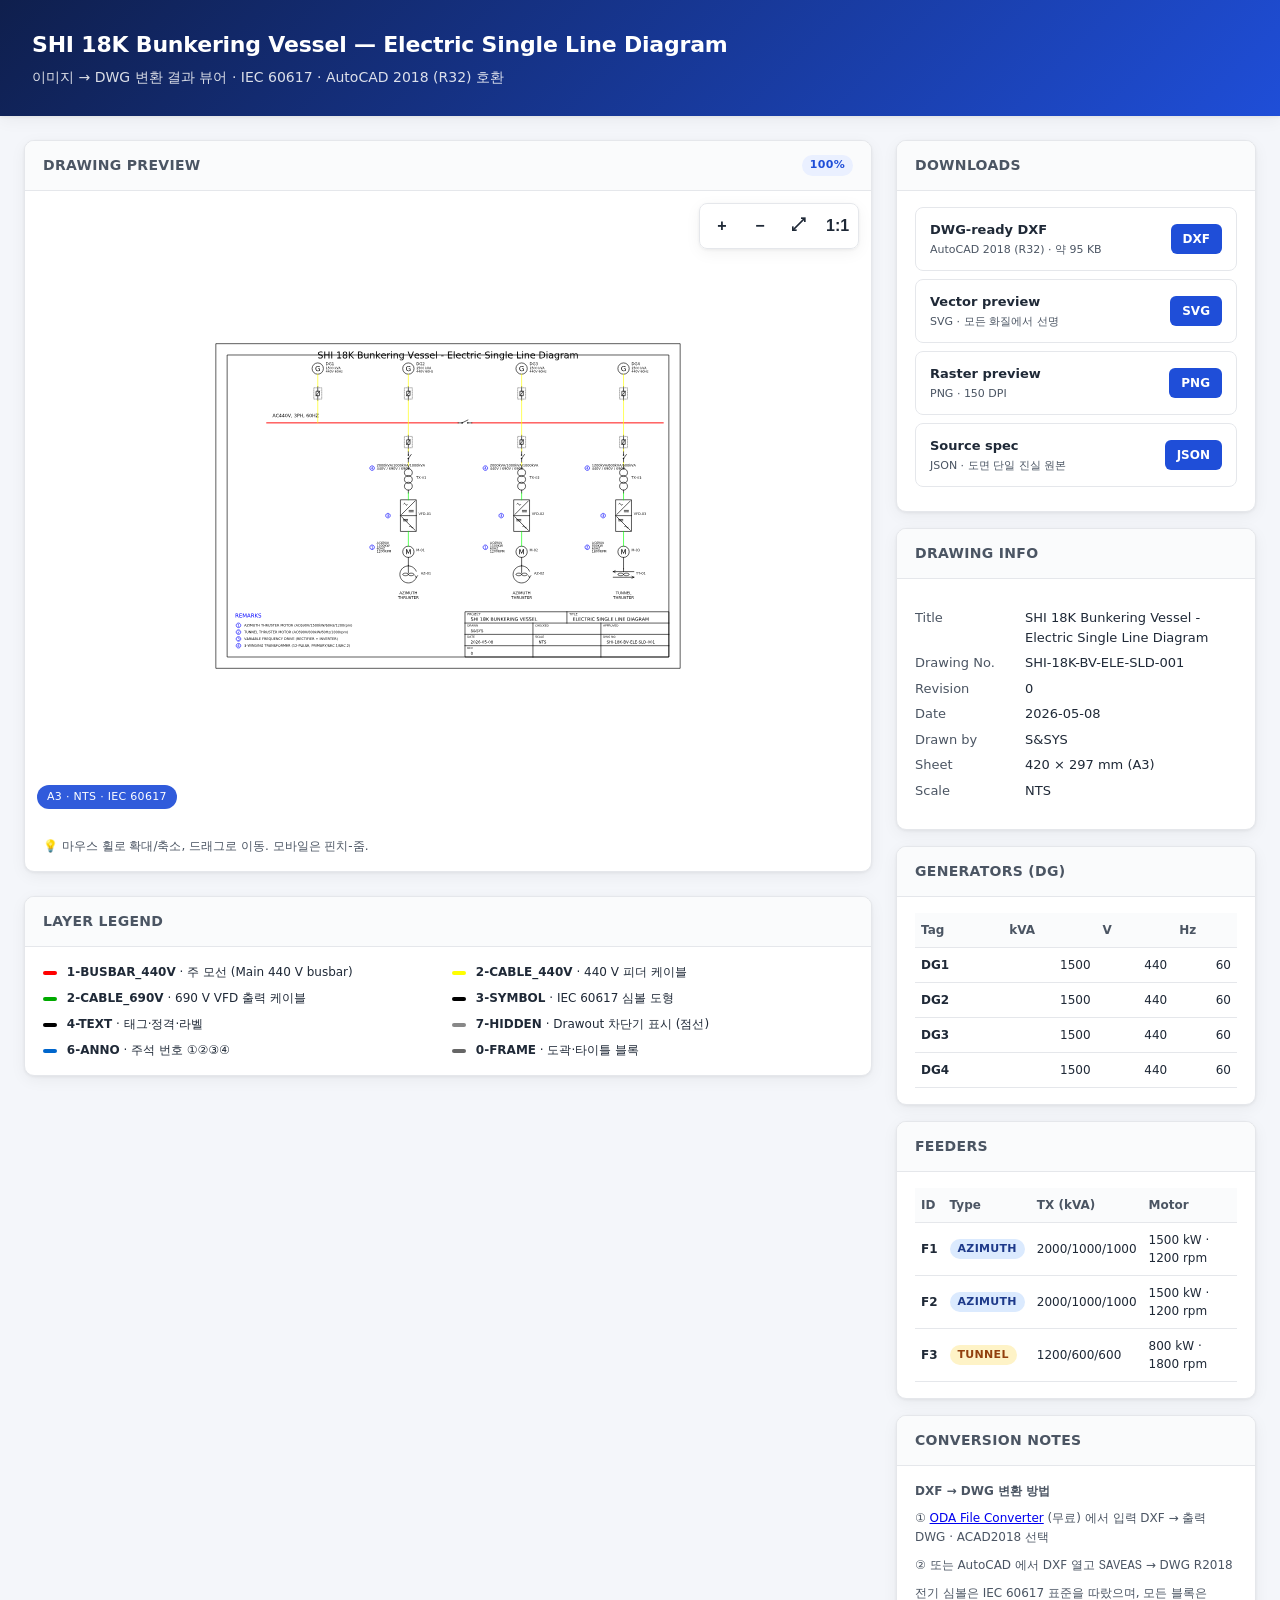
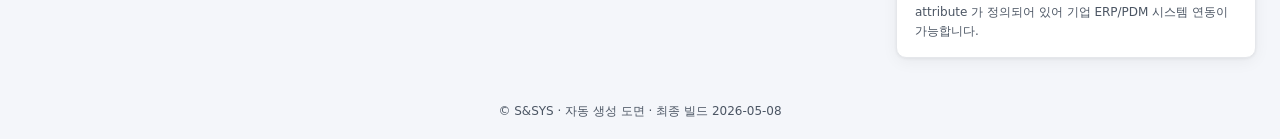
<file: image-to-dwg/index.html>
<!DOCTYPE html>
<html lang="ko">
<head>
<meta charset="UTF-8" />
<meta name="viewport" content="width=device-width, initial-scale=1.0" />
<title>SHI 18K BV — Electric SLD Viewer</title>
<style>
  :root {
    --bg: #f4f6fa;
    --card: #ffffff;
    --ink: #1f2937;
    --ink-2: #4b5563;
    --line: #e5e7eb;
    --accent: #1f4ed8;
    --accent-soft: #eaf0ff;
    --ok: #10b981;
    --warn: #f59e0b;
    --shadow: 0 1px 3px rgba(0,0,0,.06), 0 4px 16px rgba(0,0,0,.05);
    --radius: 10px;
  }
  * { box-sizing: border-box; }
  html, body { margin: 0; padding: 0; }
  body {
    font-family: -apple-system, "Segoe UI", "Pretendard", "Apple SD Gothic Neo",
                 "Malgun Gothic", system-ui, sans-serif;
    background: var(--bg);
    color: var(--ink);
    line-height: 1.5;
  }
  header {
    background: linear-gradient(135deg, #0f1f4d 0%, #1f4ed8 100%);
    color: #fff;
    padding: 28px 32px;
    box-shadow: var(--shadow);
  }
  header h1 {
    margin: 0; font-size: 22px; font-weight: 600; letter-spacing: -0.2px;
  }
  header p {
    margin: 6px 0 0; font-size: 14px; opacity: .85;
  }
  .container {
    max-width: 1400px; margin: 24px auto; padding: 0 24px;
    display: grid; grid-template-columns: 1fr 360px; gap: 24px;
  }
  @media (max-width: 980px) {
    .container { grid-template-columns: 1fr; }
    .side { order: 2; }
  }
  .card {
    background: var(--card);
    border: 1px solid var(--line);
    border-radius: var(--radius);
    box-shadow: var(--shadow);
    overflow: hidden;
  }
  .card h2 {
    margin: 0; padding: 14px 18px;
    font-size: 14px; font-weight: 600; letter-spacing: .3px;
    text-transform: uppercase; color: var(--ink-2);
    border-bottom: 1px solid var(--line);
    background: #fafbfc;
    display: flex; align-items: center; justify-content: space-between;
  }
  .card .body { padding: 16px 18px; }

  /* Viewer */
  .viewer {
    position: relative; background: #fff;
    height: 70vh; min-height: 520px;
    overflow: hidden; touch-action: none;
  }
  .viewer .canvas {
    width: 100%; height: 100%;
    display: flex; align-items: center; justify-content: center;
    cursor: grab;
  }
  .viewer .canvas.dragging { cursor: grabbing; }
  .viewer .canvas img {
    max-width: 100%; max-height: 100%;
    transform-origin: center center;
    transition: transform .08s ease-out;
    user-select: none; -webkit-user-drag: none;
  }
  .viewer .toolbar {
    position: absolute; top: 12px; right: 12px;
    display: flex; gap: 6px; background: rgba(255,255,255,.95);
    padding: 6px; border-radius: 8px;
    border: 1px solid var(--line); box-shadow: var(--shadow);
  }
  .viewer .toolbar button {
    appearance: none; border: none; background: transparent;
    width: 32px; height: 32px; border-radius: 6px; cursor: pointer;
    color: var(--ink); font-size: 16px; font-weight: 600;
  }
  .viewer .toolbar button:hover { background: var(--accent-soft); color: var(--accent); }
  .viewer .badge {
    position: absolute; bottom: 12px; left: 12px;
    background: rgba(31,78,216,.92); color: #fff;
    font-size: 11px; padding: 4px 10px; border-radius: 999px;
    letter-spacing: .3px;
  }

  /* Download list */
  .dl-list { list-style: none; margin: 0; padding: 0; }
  .dl-item {
    display: flex; align-items: center; justify-content: space-between;
    padding: 12px 14px; border: 1px solid var(--line); border-radius: 8px;
    margin-bottom: 8px; transition: border-color .15s, background .15s;
  }
  .dl-item:hover { border-color: var(--accent); background: var(--accent-soft); }
  .dl-item .meta { font-size: 13px; }
  .dl-item .meta .name { font-weight: 600; color: var(--ink); }
  .dl-item .meta .sub { color: var(--ink-2); font-size: 11px; margin-top: 2px; }
  .dl-item a {
    background: var(--accent); color: #fff; text-decoration: none;
    padding: 6px 12px; border-radius: 6px; font-size: 12px;
    font-weight: 600;
  }
  .dl-item a:hover { background: #1d3fb8; }

  /* Spec tables */
  .kv { display: grid; grid-template-columns: 110px 1fr; row-gap: 6px; font-size: 13px; }
  .kv dt { color: var(--ink-2); }
  .kv dd { margin: 0; color: var(--ink); font-weight: 500; }

  table.spec { width: 100%; border-collapse: collapse; font-size: 12px; }
  table.spec th, table.spec td {
    border-bottom: 1px solid var(--line); padding: 8px 6px; text-align: left;
  }
  table.spec th { background: #fafbfc; font-weight: 600; color: var(--ink-2); }
  table.spec td.num { font-variant-numeric: tabular-nums; text-align: right; }
  .tag { display: inline-block; padding: 2px 8px; border-radius: 999px;
         font-size: 11px; font-weight: 600; letter-spacing: .3px; }
  .tag.az { background: #dbeafe; color: #1e3a8a; }
  .tag.tn { background: #fef3c7; color: #92400e; }

  .legend { display: grid; grid-template-columns: 1fr 1fr; gap: 8px; font-size: 12px; }
  .legend .sw { display: inline-block; width: 14px; height: 4px; border-radius: 2px; vertical-align: middle; margin-right: 6px; }

  footer {
    text-align: center; padding: 20px; font-size: 12px; color: var(--ink-2);
  }
  .pill {
    display: inline-block; padding: 2px 8px; border-radius: 999px;
    font-size: 11px; font-weight: 600; background: var(--accent-soft);
    color: var(--accent);
  }
</style>
</head>
<body>

<header>
  <h1>SHI 18K Bunkering Vessel — Electric Single Line Diagram</h1>
  <p>이미지 → DWG 변환 결과 뷰어 · IEC 60617 · AutoCAD 2018 (R32) 호환</p>
</header>

<div class="container">

  <main>
    <div class="card">
      <h2>
        Drawing Preview
        <span class="pill" id="zoomLevel">100%</span>
      </h2>
      <div class="viewer">
        <div class="canvas" id="canvas">
          <img id="previewImg" src="output/preview.svg"
               alt="SHI 18K BV Electric Single Line Diagram preview" />
        </div>
        <div class="toolbar" role="toolbar" aria-label="Viewer tools">
          <button id="zoomIn"  title="확대 (Ctrl + +)">+</button>
          <button id="zoomOut" title="축소 (Ctrl + −)">−</button>
          <button id="zoomFit" title="화면에 맞춤">⤢</button>
          <button id="zoom100" title="원본 크기 100%">1:1</button>
        </div>
        <div class="badge">A3 · NTS · IEC 60617</div>
      </div>
      <div class="body" style="font-size: 12px; color: var(--ink-2);">
        💡 마우스 휠로 확대/축소, 드래그로 이동. 모바일은 핀치-줌.
      </div>
    </div>

    <div class="card" style="margin-top: 24px;">
      <h2>Layer Legend</h2>
      <div class="body">
        <div class="legend" id="legend"></div>
      </div>
    </div>
  </main>

  <aside class="side">
    <div class="card">
      <h2>Downloads</h2>
      <div class="body">
        <ul class="dl-list">
          <li class="dl-item">
            <div class="meta">
              <div class="name">DWG-ready DXF</div>
              <div class="sub">AutoCAD 2018 (R32) · 약 95 KB</div>
            </div>
            <a href="output/SHI_18K_BV_SLD.dxf" download>DXF</a>
          </li>
          <li class="dl-item">
            <div class="meta">
              <div class="name">Vector preview</div>
              <div class="sub">SVG · 모든 화질에서 선명</div>
            </div>
            <a href="output/preview.svg" download>SVG</a>
          </li>
          <li class="dl-item">
            <div class="meta">
              <div class="name">Raster preview</div>
              <div class="sub">PNG · 150 DPI</div>
            </div>
            <a href="output/preview.png" download>PNG</a>
          </li>
          <li class="dl-item">
            <div class="meta">
              <div class="name">Source spec</div>
              <div class="sub">JSON · 도면 단일 진실 원본</div>
            </div>
            <a href="sld_spec.json" download>JSON</a>
          </li>
        </ul>
      </div>
    </div>

    <div class="card" style="margin-top: 16px;">
      <h2>Drawing Info</h2>
      <div class="body">
        <dl class="kv" id="drawingInfo"></dl>
      </div>
    </div>

    <div class="card" style="margin-top: 16px;">
      <h2>Generators (DG)</h2>
      <div class="body">
        <table class="spec" id="genTable">
          <thead><tr><th>Tag</th><th class="num">kVA</th><th class="num">V</th><th class="num">Hz</th></tr></thead>
          <tbody></tbody>
        </table>
      </div>
    </div>

    <div class="card" style="margin-top: 16px;">
      <h2>Feeders</h2>
      <div class="body">
        <table class="spec" id="feederTable">
          <thead>
            <tr>
              <th>ID</th><th>Type</th><th>TX (kVA)</th>
              <th>Motor</th>
            </tr>
          </thead>
          <tbody></tbody>
        </table>
      </div>
    </div>

    <div class="card" style="margin-top: 16px;">
      <h2>Conversion Notes</h2>
      <div class="body" style="font-size: 12px; color: var(--ink-2); line-height: 1.6;">
        <p style="margin: 0 0 8px;">
          <strong>DXF → DWG 변환 방법</strong>
        </p>
        <p style="margin: 0 0 8px;">
          ① <a href="https://www.opendesign.org/guestfiles/oda_file_converter"
                target="_blank" rel="noopener">ODA File Converter</a>
          (무료) 에서 입력 DXF → 출력 DWG · ACAD2018 선택
        </p>
        <p style="margin: 0 0 8px;">
          ② 또는 AutoCAD 에서 DXF 열고 <code>SAVEAS</code> → DWG R2018
        </p>
        <p style="margin: 0;">
          전기 심볼은 IEC 60617 표준을 따랐으며, 모든 블록은 attribute 가
          정의되어 있어 기업 ERP/PDM 시스템 연동이 가능합니다.
        </p>
      </div>
    </div>
  </aside>

</div>

<footer>
  © S&amp;SYS · 자동 생성 도면 · 최종 빌드 <span id="buildDate">2026-05-08</span>
</footer>

<script>
(async function () {
  // ----- Load spec --------------------------------------------------------
  let spec;
  try {
    spec = await (await fetch("sld_spec.json")).json();
  } catch (e) {
    console.error("Failed to load sld_spec.json", e);
    return;
  }

  // ----- Drawing info -----------------------------------------------------
  const d = spec.drawing;
  document.getElementById("drawingInfo").innerHTML = `
    <dt>Title</dt><dd>${d.title}</dd>
    <dt>Drawing No.</dt><dd>${d.drawing_no || "-"}</dd>
    <dt>Revision</dt><dd>${d.revision || "0"}</dd>
    <dt>Date</dt><dd>${d.date || "-"}</dd>
    <dt>Drawn by</dt><dd>${d.drawn_by || "-"}</dd>
    <dt>Sheet</dt><dd>${d.sheet_size_mm.join(" × ")} mm (A3)</dd>
    <dt>Scale</dt><dd>${d.scale}</dd>
  `;
  document.getElementById("buildDate").textContent = d.date || "";

  // ----- Generators -------------------------------------------------------
  const gtb = document.querySelector("#genTable tbody");
  spec.generators.forEach(g => {
    const tr = document.createElement("tr");
    tr.innerHTML = `<td><strong>${g.tag}</strong></td>
                    <td class="num">${g.kva}</td>
                    <td class="num">${g.v}</td>
                    <td class="num">${g.hz}</td>`;
    gtb.appendChild(tr);
  });

  // ----- Feeders ----------------------------------------------------------
  const ftb = document.querySelector("#feederTable tbody");
  spec.feeders.forEach(f => {
    const tx = f.transformer;
    const m = f.motor;
    const tag = f.thruster.type === "AZIMUTH"
      ? '<span class="tag az">AZIMUTH</span>'
      : '<span class="tag tn">TUNNEL</span>';
    const tr = document.createElement("tr");
    tr.innerHTML = `
      <td><strong>${f.id}</strong></td>
      <td>${tag}</td>
      <td>${tx.kva_primary}/${tx.kva_sec1}/${tx.kva_sec2}</td>
      <td>${m.kw} kW · ${m.rpm} rpm</td>`;
    ftb.appendChild(tr);
  });

  // ----- Layer legend -----------------------------------------------------
  const legend = [
    ["#ff0000", "1-BUSBAR_440V", "주 모선 (Main 440 V busbar)"],
    ["#ffff00", "2-CABLE_440V",  "440 V 피더 케이블"],
    ["#00aa00", "2-CABLE_690V",  "690 V VFD 출력 케이블"],
    ["#000000", "3-SYMBOL",      "IEC 60617 심볼 도형"],
    ["#000000", "4-TEXT",        "태그·정격·라벨"],
    ["#888888", "7-HIDDEN",      "Drawout 차단기 표시 (점선)"],
    ["#0066cc", "6-ANNO",        "주석 번호 ①②③④"],
    ["#666666", "0-FRAME",       "도곽·타이틀 블록"],
  ];
  const lg = document.getElementById("legend");
  legend.forEach(([color, name, desc]) => {
    const div = document.createElement("div");
    div.innerHTML = `<span class="sw" style="background:${color}"></span>
                     <strong>${name}</strong> · ${desc}`;
    lg.appendChild(div);
  });

  // ----- Pan & zoom -------------------------------------------------------
  const canvas = document.getElementById("canvas");
  const img = document.getElementById("previewImg");
  const zoomLabel = document.getElementById("zoomLevel");
  let scale = 1, tx = 0, ty = 0;
  let dragging = false, sx = 0, sy = 0, ox = 0, oy = 0;

  function apply() {
    img.style.transform =
      `translate(${tx}px, ${ty}px) scale(${scale})`;
    zoomLabel.textContent = Math.round(scale * 100) + "%";
  }
  function setZoom(s, cx, cy) {
    const rect = canvas.getBoundingClientRect();
    cx = cx ?? rect.width / 2;
    cy = cy ?? rect.height / 2;
    const ratio = s / scale;
    tx = cx - (cx - tx) * ratio;
    ty = cy - (cy - ty) * ratio;
    scale = s;
    apply();
  }
  function fit() { scale = 1; tx = 0; ty = 0; apply(); }

  document.getElementById("zoomIn").onclick  = () => setZoom(Math.min(scale * 1.2, 8));
  document.getElementById("zoomOut").onclick = () => setZoom(Math.max(scale / 1.2, 0.2));
  document.getElementById("zoom100").onclick = () => setZoom(1);
  document.getElementById("zoomFit").onclick = fit;

  canvas.addEventListener("wheel", (e) => {
    e.preventDefault();
    const factor = e.deltaY < 0 ? 1.15 : 1 / 1.15;
    const rect = canvas.getBoundingClientRect();
    setZoom(
      Math.min(Math.max(scale * factor, 0.2), 8),
      e.clientX - rect.left, e.clientY - rect.top,
    );
  }, { passive: false });

  canvas.addEventListener("pointerdown", (e) => {
    dragging = true; canvas.classList.add("dragging");
    sx = e.clientX; sy = e.clientY; ox = tx; oy = ty;
    canvas.setPointerCapture(e.pointerId);
  });
  canvas.addEventListener("pointermove", (e) => {
    if (!dragging) return;
    tx = ox + (e.clientX - sx);
    ty = oy + (e.clientY - sy);
    apply();
  });
  canvas.addEventListener("pointerup",  () => { dragging = false; canvas.classList.remove("dragging"); });
  canvas.addEventListener("pointercancel", () => { dragging = false; canvas.classList.remove("dragging"); });

  // Keyboard
  document.addEventListener("keydown", (e) => {
    if (e.ctrlKey || e.metaKey) {
      if (e.key === "+" || e.key === "=") { e.preventDefault(); setZoom(Math.min(scale * 1.2, 8)); }
      if (e.key === "-")                  { e.preventDefault(); setZoom(Math.max(scale / 1.2, 0.2)); }
      if (e.key === "0")                  { e.preventDefault(); fit(); }
    }
  });

  apply();
})();
</script>
</body>
</html>
</file>
